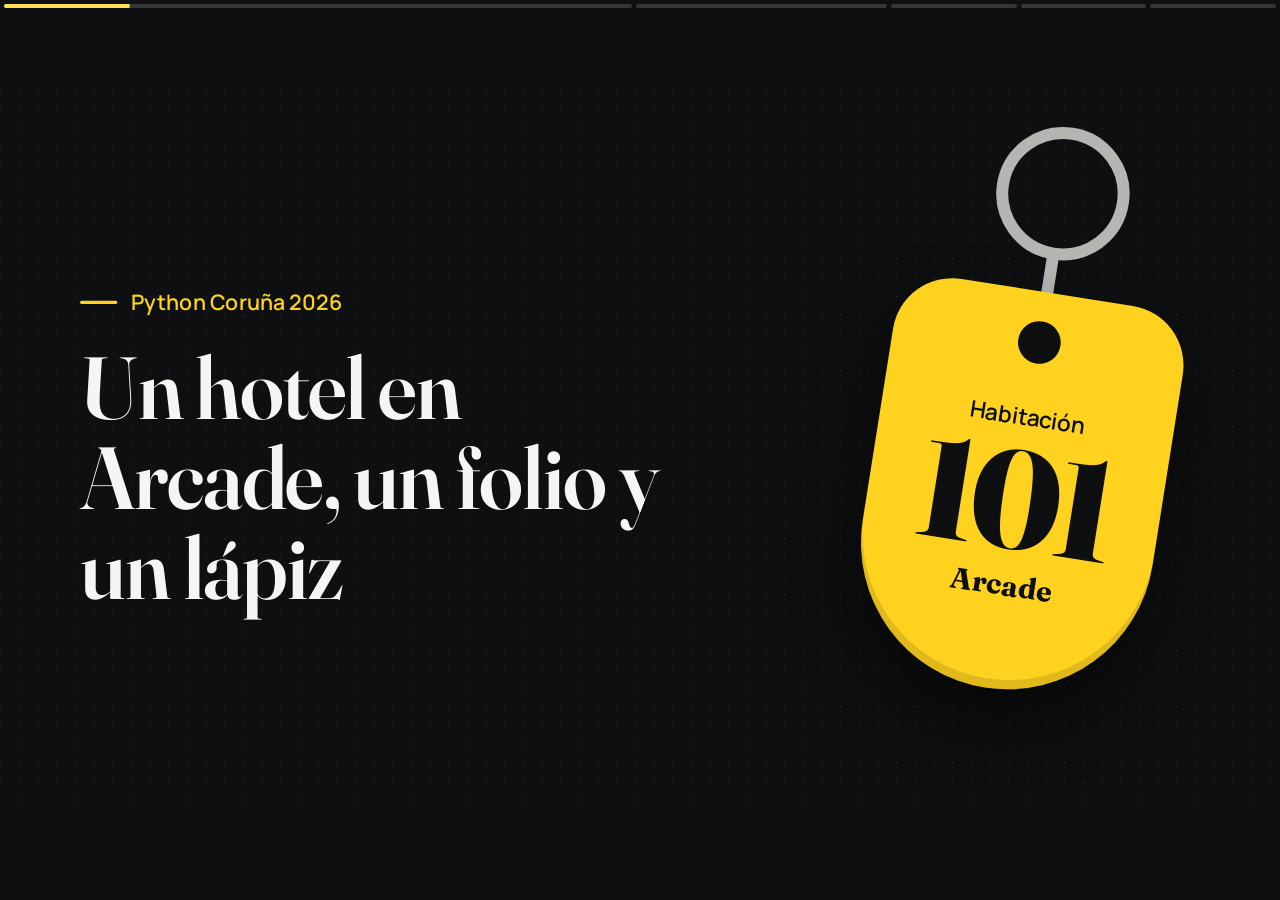
<file: lucas/index.html>
<!DOCTYPE html>
<html lang="es">
<head>
<meta charset="UTF-8">
<meta name="viewport" content="width=device-width, initial-scale=1.0">
<title>Del folio a una sola fuente de verdad</title>

<!-- Tipografías: Bricolage Grotesque (títulos), Instrument Sans (texto), Caveat (letra a mano del folio) -->
<link rel="preconnect" href="https://fonts.googleapis.com">
<link rel="preconnect" href="https://fonts.gstatic.com" crossorigin>
<link href="https://fonts.googleapis.com/css2?family=Bricolage+Grotesque:opsz,wght@12..96,500;12..96,700;12..96,800&family=Caveat:wght@500;700&family=Instrument+Sans:wght@400;500;600&display=swap" rel="stylesheet">

<style>
/* ===========================================
   TEMA
   Tinta azul marino para el problema, latón de recepción para la acción,
   blanco de folio para la solución. Cambia las variables para cambiar todo.
   =========================================== */
@font-face { font-family: "Manrope"; font-weight: 400 700; font-display: swap; src: url("../martin/poc/app/static/fonts/manrope-latin.woff2") format("woff2"); }
@font-face { font-family: "Fraunces"; font-weight: 500 800; font-display: swap; src: url("../martin/poc/app/static/fonts/fraunces-latin.woff2") format("woff2"); }
:root {
  --tinta: #0E0F10;
  --tinta-2: #1B1C1E;
  --tinta-3: #22386300;
  --linea: rgba(255, 255, 255, 0.16);
  --linea-fuerte: rgba(255, 255, 255, 0.34);
  --folio: #F5F5F3;
  --folio-2: #FFFFFF;
  --texto: #F5F5F3;
  --texto-2: #B5B5B1;
  --texto-oscuro: #111111;
  --texto-oscuro-2: #565652;
  --laton: #FFD21F;
  --laton-fuerte: #FFE055;
  --boli: #6F95F7;
  --boli-oscuro: #2860F0;
  --rojo: #FF6B5B;
  --rojo-oscuro: #B3261E;
  --verde: #1C8A5B;
  --menta: #CDEFDD;
  --menta-borde: #8FD0AE;

  --f-titulo: "Fraunces", Georgia, serif;
  --f-texto: "Manrope", "Segoe UI", system-ui, sans-serif;
  --f-mano: "Caveat", "Segoe Print", "Bradley Hand", cursive;

  --ease: cubic-bezier(0.16, 1, 0.3, 1);
  --stage-bg: var(--tinta);
  --slide-bg: var(--tinta);
}
* { margin: 0; padding: 0; box-sizing: border-box; }

/* ===========================================
   BASE DEL LIENZO FIJO 16:9 (viewport-base.css de la skill)
   =========================================== */
html, body { width: 100%; height: 100%; margin: 0; overflow: hidden; background: var(--stage-bg, #000); }
.deck-viewport { position: fixed; inset: 0; overflow: hidden; background: var(--stage-bg, #000); }
.deck-stage { position: absolute; left: 0; top: 0; width: 1920px; height: 1080px; overflow: hidden; transform-origin: 0 0; background: var(--slide-bg, #fff); }
.slide { position: absolute; inset: 0; width: 1920px; height: 1080px; overflow: hidden; display: block; visibility: hidden; opacity: 0; pointer-events: none; background: var(--slide-bg, #fff); }
.slide.active, .slide.visible { visibility: visible; opacity: 1; pointer-events: auto; z-index: 1; }
img, video, canvas, svg { max-width: 100%; max-height: 100%; }
@media print {
  html, body { width: 1920px; height: auto; overflow: visible; background: #fff; }
  .deck-viewport { position: static; overflow: visible; background: #fff; }
  .deck-stage { position: static; width: auto; height: auto; transform: none !important; background: none; }
  .slide { position: relative; display: block !important; visibility: visible !important; opacity: 1 !important; pointer-events: auto !important; width: 1920px; height: 1080px; break-after: page; page-break-after: always; }
  .slide:last-child { break-after: auto; page-break-after: auto; }
  .progreso, .edit-hotzone, .edit-toggle { display: none !important; }
}
@media (prefers-reduced-motion: reduce) {
  *, *::before, *::after { animation-duration: 0.01ms !important; transition-duration: 0.2s !important; }
}

/* ===========================================
   TIPOGRAFÍA Y PIEZAS COMUNES (medidas del lienzo 1920x1080)
   =========================================== */
.slide { color: var(--texto); font-family: var(--f-texto); font-size: 34px; line-height: 1.4; padding: 96px 120px; display: flex; flex-direction: column; justify-content: center; gap: 44px; }
.slide::before { content: ""; position: absolute; inset: 0; background: radial-gradient(circle at 1px 1px, rgba(255,255,255,0.07) 1.5px, transparent 2px) 0 0 / 28px 28px; pointer-events: none; }
.slide > * { position: relative; }
h1, h2, h3 { font-family: var(--f-titulo); font-weight: 600; letter-spacing: -0.012em; line-height: 1.02; }
h1 { font-size: 132px; }
h2 { font-size: 92px; max-width: 1680px; }
h3 { font-size: 44px; line-height: 1.1; letter-spacing: -0.015em; font-weight: 700; }
.sub { font-size: 40px; color: var(--texto-2); max-width: 1200px; }
.etiqueta { display: inline-flex; align-items: center; gap: 20px; align-self: flex-start; font-size: 32px; font-weight: 600; }
.etiqueta::before { content: ""; width: 56px; height: 5px; border-radius: 3px; background: currentColor; }
.etiqueta i { display: none; }
.e-laton { color: var(--laton); }
.e-rojo { color: var(--rojo); }
.e-boli { color: var(--boli); }
.e-claro { color: var(--texto-2); }
.e-verde { color: var(--menta); }
.cabecera { display: flex; flex-direction: column; gap: 26px; align-items: flex-start; }
.foto { margin: 0; border-radius: 28px; overflow: hidden; box-shadow: 0 40px 80px rgba(0,0,0,0.45); border: 2px solid var(--linea-fuerte); }
.foto img { display: block; width: 100%; height: 100%; object-fit: cover; }
.tarjeta { background: var(--tinta-2); border: 2px solid var(--linea); border-radius: 24px; padding: 36px 40px; display: flex; flex-direction: column; gap: 10px; }
.tarjeta b { font-family: var(--f-titulo); font-size: 48px; line-height: 1.1; }
.tarjeta span { color: var(--texto-2); font-size: 32px; }

/* ===========================================
   TRANSICIÓN: fundido cruzado con un deslizamiento corto en la dirección del avance,
   y el contenido de la diapositiva nueva entra escalonado
   =========================================== */
.slide { transition: opacity 0.7s cubic-bezier(0.4, 0, 0.2, 1), transform 0.9s cubic-bezier(0.16, 1, 0.3, 1), visibility 0s linear 0.7s; }
.slide.active { transition: opacity 0.7s cubic-bezier(0.4, 0, 0.2, 1), transform 0.9s cubic-bezier(0.16, 1, 0.3, 1), visibility 0s; }
.reveal { opacity: 0; transform: translateY(22px); transition: opacity 0.9s var(--ease), transform 1.1s var(--ease); transition-delay: 0s; }
.slide.visible .reveal { opacity: 1; transform: none; transition-delay: calc(0.18s + var(--i, 0) * 0.07s); }

/* ===========================================
   1. PORTADA
   =========================================== */
.s-portada { flex-direction: row; align-items: center; gap: 100px; }
.s-portada .cuerpo { flex: 1.3; display: flex; flex-direction: column; gap: 40px; align-items: flex-start; }
.s-portada h1 { max-width: 920px; }
.s-portada .lado { flex: 0.7; display: grid; place-items: center; }
.llave { position: relative; transform: rotate(9deg); margin-top: 120px; }
.aro { position: absolute; left: 50%; top: -250px; width: 200px; height: 200px; margin-left: -100px; border-radius: 50%; border: 18px solid var(--texto-2); }
.cadena { position: absolute; left: 50%; top: -66px; width: 18px; height: 110px; margin-left: -9px; background: var(--texto-2); border-radius: 9px; }
.chapa { position: relative; width: 440px; height: 600px; background: var(--laton); color: var(--tinta); border-radius: 90px 90px 220px 220px; display: flex; flex-direction: column; align-items: center; justify-content: center; box-shadow: 0 50px 90px rgba(0,0,0,0.5), inset 0 -14px 0 rgba(0,0,0,0.12); }
.chapa::before { content: ""; position: absolute; top: 44px; left: 50%; width: 64px; height: 64px; margin-left: -32px; border-radius: 50%; background: var(--tinta); }
.chapa small { font-size: 34px; font-weight: 600; margin-top: 40px; }
.chapa b { font-family: var(--f-titulo); font-weight: 800; font-size: 210px; line-height: 0.95; letter-spacing: -0.03em; }
.chapa span { font-family: var(--f-titulo); font-weight: 700; font-size: 44px; }

/* ===========================================
   2. EL HOTEL
   =========================================== */
.s-hotel { flex-direction: row; align-items: center; gap: 90px; }
.s-hotel .foto { flex: 1.25; height: 760px; }
.s-hotel .texto { flex: 1; display: flex; flex-direction: column; gap: 36px; align-items: flex-start; }
.libro { list-style: none; width: 100%; }
.libro li { font-size: 38px; padding: 26px 0; border-bottom: 2px dashed var(--linea-fuerte); display: flex; gap: 24px; align-items: baseline; }
.libro li::before { content: ""; flex: none; width: 16px; height: 16px; background: var(--laton); border-radius: 4px; transform: translateY(-4px); }

/* ===========================================
   3. EL FOLIO (la escena cómica)
   =========================================== */
.s-folio { gap: 36px; }
.escena { display: grid; grid-template-columns: 1.35fr 1fr; gap: 60px; align-items: center; }
.mesa { position: relative; border-radius: 28px; overflow: hidden; border: 2px solid var(--linea-fuerte); aspect-ratio: 597 / 335; box-shadow: 0 40px 80px rgba(0,0,0,0.45); }
.mesa > img { width: 100%; height: 100%; object-fit: cover; display: block; }
.folio { position: absolute; left: 27%; top: 9%; width: 40%; height: 82%; transform: rotate(-11deg); transform-origin: 0 0; font-family: var(--f-mano); font-weight: 700; font-size: 30px; line-height: 1.05; color: var(--boli-oscuro); padding: 3% 3.5%; overflow: hidden; }
.folio-tit { font-family: var(--f-texto); font-weight: 600; font-size: 20px; color: var(--texto-oscuro); text-align: center; border-bottom: 2px solid var(--texto-oscuro-2); padding-bottom: 8px; margin-bottom: 14px; letter-spacing: 0.04em; }
.folio ul { list-style: none; display: flex; flex-direction: column; gap: 6px; }
.folio li { display: flex; flex-wrap: wrap; gap: 14px; align-items: baseline; border-bottom: 2px dashed rgba(14,27,51,0.22); }
.folio li span:first-child { font-family: var(--f-texto); font-weight: 600; font-size: 22px; color: var(--texto-oscuro); }
.folio s { color: var(--texto-oscuro-2); text-decoration-color: var(--rojo-oscuro); text-decoration-thickness: 3px; }
.folio .rojo { color: var(--rojo-oscuro); display: inline-block; transform: rotate(-3deg); }
.mancha { position: absolute; right: 8%; bottom: 12%; width: 18%; aspect-ratio: 1; border-radius: 50%; border: 6px solid rgba(179,120,40,0.45); background: rgba(179,120,40,0.18); }
.sello { position: absolute; left: 4%; bottom: 2%; font-family: var(--f-texto); font-weight: 500; font-size: 20px; color: var(--texto-oscuro-2); border: 2px solid var(--texto-oscuro-2); padding: 2px 12px; border-radius: 8px; }
.nota { position: absolute; background: var(--laton); color: var(--tinta); border-radius: 12px; padding: 12px 18px; font-family: var(--f-mano); font-weight: 700; font-size: 34px; line-height: 1.05; box-shadow: 0 10px 24px rgba(0,0,0,0.35); max-width: 34%; }
.nota-1 { left: 2%; bottom: 6%; transform: rotate(-4deg); }
.nota-2 { right: 2%; top: 6%; transform: rotate(3deg); }
.comentarios { display: flex; flex-direction: column; gap: 22px; }
.comentarios .tarjeta { box-shadow: inset 8px 0 0 var(--laton); padding-left: 48px; }
.comentarios .tarjeta b { font-size: 40px; }

/* ===========================================
   4. RIESGO: varias reservas, una habitación
   =========================================== */
.s-fuentes { gap: 40px; }
.s-fuentes h2 { font-size: 84px; }
.choques { display: flex; gap: 20px 34px; flex-wrap: wrap; }
.aviso { display: flex; align-items: center; gap: 16px; font-size: 34px; font-weight: 600; color: var(--rojo); }
.aviso::before { content: ""; width: 18px; height: 18px; border-radius: 4px; background: currentColor; }
.aviso.amar { color: var(--laton); }

.colision { display: grid; grid-template-columns: 1fr 240px 560px; align-items: center; }
.entradas { display: flex; flex-direction: column; gap: 30px; height: 480px; }
.ticket { flex: 1; display: flex; flex-direction: column; justify-content: center; gap: 6px; padding: 0 40px; background: var(--tinta-2); border: 2px solid var(--linea); border-left: 4px dashed var(--boli); border-radius: 22px; }
.ticket small { font-size: 26px; color: var(--texto-2); font-weight: 500; }
.ticket b { font-family: var(--f-titulo); font-size: 44px; line-height: 1.1; }
.converge { width: 240px; height: 480px; overflow: visible; }
.converge path { fill: none; stroke: var(--rojo); stroke-width: 4; stroke-dasharray: 4 12; stroke-linecap: round; }
.converge marker path { fill: var(--rojo); stroke: none; }
.slide.visible .converge path { animation: marcha 1.2s linear infinite; }
.hab { height: 480px; border-radius: 40px; border: 4px solid var(--rojo); background: rgba(255,107,91,0.08); display: flex; flex-direction: column; align-items: center; justify-content: center; gap: 4px; }
.hab small { font-size: 34px; font-weight: 600; color: var(--texto-2); }
.hab b { font-family: var(--f-titulo); font-weight: 800; font-size: 220px; line-height: 0.95; letter-spacing: -0.03em; }
.hab span { margin-top: 18px; font-size: 36px; font-weight: 600; color: var(--rojo); }
/* ===========================================
   5. OFIHOTEL Y PROBLEMAS
   =========================================== */
.dos { display: grid; grid-template-columns: 1fr 1.2fr; gap: 48px; align-items: stretch; }
.panel { background: var(--tinta-2); border: 2px solid var(--linea); border-radius: 28px; padding: 52px; display: flex; flex-direction: column; gap: 24px; align-items: flex-start; }
.panel p { font-size: 38px; color: var(--texto-2); }
.panel-laton { background: var(--laton); color: var(--tinta); border-color: var(--laton); }
.panel-laton h3 { font-size: 64px; }
.panel-laton p { color: var(--tinta); font-weight: 500; }
.problemas { list-style: none; display: flex; flex-direction: column; gap: 22px; width: 100%; }
.problemas li { display: flex; gap: 28px; align-items: flex-start; background: var(--tinta); border: 2px solid var(--linea); border-radius: 20px; padding: 28px 32px; }
.problemas small { display: block; color: var(--texto-2); font-size: 30px; margin-top: 6px; }
.problemas b { font-family: var(--f-titulo); font-size: 42px; line-height: 1.1; }
.num { flex: none; width: 64px; height: 64px; border-radius: 50%; background: var(--rojo); color: var(--tinta); display: grid; place-items: center; font-family: var(--f-titulo); font-weight: 800; font-size: 38px; }

/* ===========================================
   6 y 7. ESQUEMAS SVG
   =========================================== */
.s-esquema { gap: 26px; padding-top: 56px; padding-bottom: 56px; }
.s-esquema h2 { font-size: 76px; max-width: 1700px; }
.s-esquema .sub { font-size: 36px; }
.esquema { width: 100%; }
.esquema svg { display: block; width: 100%; height: auto; overflow: visible; font-family: var(--f-texto); }
.esquema .caja { fill: rgba(255,255,255,0.04); stroke: var(--linea-fuerte); stroke-width: 1.5; }
.esquema .rotulo { fill: var(--texto-2); font-size: 18px; }
.esquema .nd rect { fill: var(--tinta-2); stroke: var(--linea-fuerte); stroke-width: 1.5; }
.esquema .nd text { fill: var(--texto); font-size: 22px; font-weight: 600; text-anchor: middle; }
.esquema .nd text.gr { font-family: var(--f-titulo); font-size: 34px; font-weight: 800; }
.esquema .nd text.t2 { font-size: 23px; font-weight: 600; }
.esquema .nd text.peq { font-size: 17px; font-weight: 400; fill: var(--texto-2); }
.esquema .nd-azul rect { fill: rgba(127,162,255,0.16); stroke: var(--boli); }
.esquema .nd-azul text { fill: var(--boli); }
.esquema .nd-aviso rect { fill: rgba(242,182,50,0.16); stroke: var(--laton); }
.esquema .nd-aviso text, .esquema .nd-aviso text.peq { fill: var(--laton); }
.esquema .nd-fuerte rect { fill: var(--laton); stroke: var(--laton); }
.esquema .nd-fuerte text, .esquema .nd-fuerte text.claro { fill: var(--tinta); }
.esquema .ico { fill: none; stroke: var(--laton); stroke-width: 2; stroke-linecap: round; }
.esquema .lin { fill: none; stroke: var(--texto-2); stroke-width: 3.5; stroke-linecap: round; }
.esquema .lin-azul { stroke: var(--boli); }
.esquema .lin-rojo { stroke: var(--rojo); }
.esquema .disc { stroke-dasharray: 3 12; }
.esquema .div { stroke: var(--linea-fuerte); stroke-width: 1.5; stroke-dasharray: 2 8; stroke-linecap: round; }
.esquema .p-azul { fill: var(--boli); }
.esquema .p-rojo { fill: var(--rojo); }
.esquema .eti { fill: var(--boli); font-size: 20px; font-weight: 600; }
.esquema .eti-rojo { fill: var(--rojo); }
.esquema .aviso-mid circle { fill: var(--tinta); stroke: var(--rojo); stroke-width: 2.5; }
.esquema .aviso-mid text { fill: var(--rojo); font-size: 26px; font-weight: 700; text-anchor: middle; }
.slide.visible .esquema .disc { animation: marcha 1.2s linear infinite; }
@keyframes marcha { to { stroke-dashoffset: -15; } }
#s7 .esquema { width: 1500px; align-self: flex-start; }

/* ===========================================
   8. DEMO
   =========================================== */
.s-demo { align-items: center; text-align: center; justify-content: center; }
.s-demo .demo { font-size: 270px; line-height: 1.04; letter-spacing: 0; font-weight: 800; }
.s-demo .sub { color: var(--tinta); font-weight: 500; }

/* ===========================================
   9. QUÉ GANAMOS (fondo blanco de folio)
   =========================================== */
.s-ganamos { gap: 28px; padding-top: 56px; padding-bottom: 56px; }
.s-ganamos h2 { font-size: 76px; }
.ganancias { display: grid; grid-template-columns: repeat(3, 1fr); gap: 32px; }
.ganancias .tarjeta { background: var(--menta); border-color: var(--menta-borde); padding: 28px 44px 32px; gap: 6px; }
.ganancias .gran { font-family: var(--f-titulo); font-weight: 800; font-size: 200px; line-height: 0.82; letter-spacing: -0.05em; color: var(--verde); }
.ganancias .tarjeta span { color: var(--texto-oscuro); font-family: var(--f-titulo); font-weight: 700; font-size: 44px; line-height: 1.05; }
.caso { display: grid; grid-template-columns: 1fr 1.2fr; gap: 48px; align-items: center; background: var(--tinta-2); border: 2px solid var(--linea); color: var(--texto); border-radius: 28px; padding: 32px 48px; }
.caso h3 { font-size: 44px; margin: 12px 0; }
.caso p { color: var(--texto-2); font-size: 28px; }
.caso-ab { display: grid; grid-template-columns: 1fr 1fr; gap: 24px; }
.caso-ab > div { border-radius: 20px; padding: 22px 28px; display: flex; flex-direction: column; gap: 8px; background: var(--tinta); border: 2px solid var(--linea); }
.caso-ab .ahora { background: var(--menta); border-color: var(--menta-borde); color: var(--texto-oscuro); }
.caso-ab small { font-size: 26px; font-weight: 600; color: var(--texto-2); }
.caso-ab .ahora small { color: var(--verde); }
.caso-ab b { font-family: var(--f-titulo); font-size: 32px; line-height: 1.12; font-weight: 700; }

/* ===========================================
   10. CIERRE
   =========================================== */
.s-fin { align-items: flex-start; justify-content: center; gap: 36px; }
.s-fin h1 { font-size: 230px; line-height: 0.9; letter-spacing: -0.045em; }
.s-fin .sub { font-size: 50px; color: var(--texto); }
.s-fin .resumen { display: flex; margin-top: 16px; }
.s-fin .resumen span { font-size: 40px; font-weight: 600; color: var(--menta); padding: 0 40px; border-left: 3px solid var(--linea-fuerte); }
.s-fin .resumen span:first-child { padding-left: 0; border-left: 0; }
.s-fin .llave { position: absolute; right: 130px; top: 340px; margin: 0; transform: rotate(-8deg) scale(0.9); }

/* ===========================================
   CROMADO DE LA PRESENTACIÓN (fuera del lienzo)
   =========================================== */
.progreso { position: fixed; top: 0; left: 0; right: 0; height: 8px; display: flex; gap: 4px; z-index: 40; padding: 0 4px; }
.progreso span { flex: 1; margin-top: 4px; height: 4px; border-radius: 4px; background: rgba(127,127,127,0.35); overflow: hidden; }
.progreso i { display: block; height: 100%; background: var(--laton-fuerte); transform-origin: 0 50%; transform: scaleX(0); transition: transform 0.5s var(--ease); }

/* Edición en línea: pulsa E o pasa el ratón por la esquina superior izquierda */
.edit-hotzone { position: fixed; top: 0; left: 0; width: 80px; height: 80px; z-index: 60; }
.edit-toggle { position: fixed; top: 16px; left: 16px; z-index: 61; padding: 8px 14px; border-radius: 999px; border: 0; background: var(--laton); color: var(--tinta); font: 600 14px var(--f-texto); cursor: pointer; opacity: 0; pointer-events: none; transition: opacity 0.3s; }
.edit-toggle.show, .edit-toggle.active { opacity: 1; pointer-events: auto; }
body.editando [contenteditable="true"] { outline: 2px dashed var(--laton); outline-offset: 6px; cursor: text; }

/* Versión con el texto mínimo */
.s-hotel .texto h2 { font-size: 96px !important; }
.s-ofi .panel-laton { justify-content: flex-end; }
.s-ofi .panel-laton h3 { font-size: 120px; }
.s-ofi .panel-laton p { font-size: 40px; font-weight: 600; }
.s-ofi .panel { justify-content: center; }
.problemas b { font-size: 52px; }
.problemas li { align-items: center; padding: 40px; }
.comentarios .tarjeta { padding-top: 44px; padding-bottom: 44px; }
.comentarios .tarjeta b { font-size: 52px; }
.caso { grid-template-columns: 0.9fr 1.3fr; }
.caso h3 { margin: 0; font-size: 52px; }
</style>
</head>
<body>

<div class="deck-viewport">
<main class="deck-stage" id="deckStage">

  <!-- === 1. PORTADA === -->
  <section class="slide s-portada active" data-fase="Fase 1 · El problema">
    <div class="cuerpo">
      <span class="etiqueta e-laton reveal"><i></i>Python Coruña 2026</span>
      <h1 class="reveal" data-ed>Un hotel en Arcade, un folio y un lápiz</h1>
    </div>
    <div class="lado reveal" aria-hidden="true">
      <div class="llave"><div class="aro"></div><div class="cadena"></div>
        <div class="chapa"><small>Habitación</small><b>101</b><span>Arcade</span></div>
      </div>
    </div>
  </section>

  <!-- === 2. EL HOTEL === -->
  <section class="slide s-hotel" data-fase="Fase 1 · El problema">
    <figure class="foto reveal"><img src="img/hotel.jpg" alt="Hotel en Arcade"></figure>
    <div class="texto">
      <h2 class="reveal" data-ed style="font-size:84px">Mi madre tiene este hotel en Arcade</h2>
    </div>
  </section>

  <!-- === 3. EL FOLIO === -->
  <section class="slide s-folio" data-fase="Fase 1 · El problema">
    <div class="cabecera">
      <h2 class="reveal" data-ed style="font-size:84px">Así se asignan las habitaciones cada día</h2>
    </div>
    <div class="escena">
      <div class="mesa reveal">
        <img src="img/papel.jpg" alt="Folio sobre una mesa de madera">
        <div class="folio" aria-label="Folio con habitaciones tachadas y corregidas a mano">
          <div class="folio-tit">HABITACIONES HOY</div>
          <ul>
            <li><span>101</span><span>Pérez</span><s>2 noches</s><em>3 noches</em></li>
            <li><span>102</span><s>García</s><em>García ¿?</em></li>
            <li><span>103</span><span>Martínez</span><em class="rojo">¡¡ya ocupada!!</em></li>
            <li><span>104</span><s>libre</s><s>Sánchez</s><em>libre</em></li>
            <li><span>105</span><span>???</span><em class="rojo">quién es</em></li>
          </ul>
          <div class="mancha" aria-hidden="true"></div>
          <div class="sello">Impreso a las 08:00</div>
        </div>
        <span class="nota nota-1">Impresora láser, cambios con boli</span>
        <span class="nota nota-2">Versión 14 (la 13 está en la cocina)</span>
      </div>
      <div class="comentarios">
        <div class="tarjeta reveal"><b data-ed>Sobrevive a todo</b></div>
        <div class="tarjeta reveal"><b data-ed>El viajero</b></div>
      </div>
    </div>
  </section>

  <!-- === 4. FUENTES === -->
  <section class="slide s-fuentes" data-fase="Fase 1 · El problema">
    <div class="cabecera">
      <h2 class="reveal" data-ed>Las reservas llegan por muchas puertas</h2>
    </div>
    <div class="colision">
      <div class="entradas">
        <div class="ticket reveal"><small>Reserva entrante · 10:02</small><b data-ed>Doble, del 12 al 14 oct</b></div>
        <div class="ticket reveal"><small>Reserva entrante · 10:05</small><b data-ed>Doble, del 13 al 15 oct</b></div>
        <div class="ticket reveal"><small>Reserva entrante · 10:11</small><b data-ed>Doble, el 13 oct</b></div>
      </div>
      <svg class="converge reveal" viewBox="0 0 240 480" aria-hidden="true">
        <defs><marker id="ptc" viewBox="0 0 10 10" refX="8" refY="5" markerWidth="7" markerHeight="7" orient="auto"><path d="M0 0L10 5L0 10z"/></marker></defs>
        <path d="M0 70 C120 70 120 240 228 240" marker-end="url(#ptc)"/>
        <path d="M0 240 H228" marker-end="url(#ptc)"/>
        <path d="M0 410 C120 410 120 240 228 240" marker-end="url(#ptc)"/>
      </svg>
      <div class="hab reveal">
        <small>Habitación</small><b>103</b>
        <span data-ed>3 reservas, 1 habitación</span>
      </div>
    </div>
  </section>

  <!-- === 5. OFIHOTEL Y PROBLEMAS === -->
  <section class="slide s-ofi" data-fase="Fase 1 · El problema">
    <div class="cabecera">
      <h2 class="reveal" data-ed>Ofihotel manda, pero no todo le llega</h2>
    </div>
    <div class="dos">
      <div class="panel panel-laton reveal">
        <h3 data-ed>Ofihotel</h3>
        <p data-ed>El cerebro del hotel</p>
      </div>
      <div class="panel reveal">
        <ol class="problemas">
          <li><span class="num">1</span><div><b data-ed>Varias fuentes para migrar a Ofihotel</b></div></li>
          <li><span class="num">2</span><div><b data-ed>El papel impreso</b></div></li>
        </ol>
      </div>
    </div>
  </section>

  <!-- === 6. FLUJO DEL PROBLEMA === -->
  <section class="slide s-esquema" id="s6" data-fase="Fase 2 · Las reglas del juego">
    <div class="cabecera">
      <h2 class="reveal" data-ed>El flujo del problema</h2>
    </div>
    <div class="esquema reveal">
      <svg viewBox="0 0 1200 460" role="img" aria-label="Web, Booking y Expedia llegan a Roomcloud y de ahí a Ofihotel. Whatsapp, Gmail y Físico llegan directamente a Ofihotel. Todo se migra a mano.">
        <defs>
          <marker id="pta" viewBox="0 0 10 10" refX="8" refY="5" markerWidth="7" markerHeight="7" orient="auto-start-reverse"><path d="M0 0L10 5L0 10z" class="p-azul"/></marker>
          <marker id="ptr" viewBox="0 0 10 10" refX="8" refY="5" markerWidth="7" markerHeight="7" orient="auto-start-reverse"><path d="M0 0L10 5L0 10z" class="p-rojo"/></marker>
        </defs>
        <rect class="caja" x="40" y="20" width="440" height="110" rx="18"/>
        <text class="rotulo" x="64" y="48">Canales online</text>
        <g class="nd"><rect x="64" y="64" width="116" height="48" rx="10"/><text x="122" y="94">Web</text></g>
        <g class="nd"><rect x="192" y="64" width="132" height="48" rx="10"/><text x="258" y="94">Booking</text></g>
        <g class="nd"><rect x="336" y="64" width="124" height="48" rx="10"/><text x="398" y="94">Expedia</text></g>
        <path class="lin lin-azul" d="M260 130 V200" marker-end="url(#pta)"/>
        <g class="nd nd-azul"><rect x="130" y="204" width="260" height="72" rx="14"/><text x="260" y="250" class="gr">Roomcloud</text></g>
        <path class="lin lin-rojo disc" d="M260 276 C260 320 440 300 480 342" marker-end="url(#ptr)"/>
        <text class="eti eti-rojo" x="150" y="330">a mano</text>

        <rect class="caja" x="720" y="20" width="440" height="110" rx="18"/>
        <text class="rotulo" x="744" y="48">Contacto directo</text>
        <g class="nd"><rect x="744" y="64" width="144" height="48" rx="10"/><text x="816" y="94">Whatsapp</text></g>
        <g class="nd"><rect x="900" y="64" width="108" height="48" rx="10"/><text x="954" y="94">Gmail</text></g>
        <g class="nd nd-aviso"><rect x="1020" y="64" width="120" height="48" rx="10"/><text x="1080" y="94">Físico</text></g>
        <path class="lin lin-rojo disc" d="M940 130 C940 250 880 310 740 342" marker-end="url(#ptr)"/>
        <text class="eti eti-rojo" x="960" y="250">a mano</text>

        <g class="nd nd-fuerte"><rect x="440" y="350" width="360" height="86" rx="18"/><text x="620" y="406" class="gr">Ofihotel</text></g>
      </svg>
    </div>
  </section>

  <!-- === 7. RESERVAS FÍSICAS === -->
  <section class="slide s-esquema" id="s7" data-fase="Fase 2 · Las reglas del juego">
    <div class="cabecera">
      <h2 class="reveal" data-ed>Las reservas físicas también se hacen en papel</h2>
    </div>
    <div class="esquema reveal">
      <svg viewBox="0 0 1200 400" role="img" aria-label="Los canales online llegan a Ofihotel a mano. El cliente que entra por la puerta rellena un papel que queda en recepción y alguien lo teclea más tarde en Ofihotel.">
        <defs>
          <marker id="pta2" viewBox="0 0 10 10" refX="8" refY="5" markerWidth="7" markerHeight="7" orient="auto-start-reverse"><path d="M0 0L10 5L0 10z" class="p-azul"/></marker>
          <marker id="ptr2" viewBox="0 0 10 10" refX="8" refY="5" markerWidth="7" markerHeight="7" orient="auto-start-reverse"><path d="M0 0L10 5L0 10z" class="p-rojo"/></marker>
        </defs>
        <text class="rotulo" x="40" y="26">Canales online</text>
        <g class="nd"><rect x="40" y="40" width="300" height="64" rx="14"/><text x="190" y="80">Web, Booking, Expedia</text></g>
        <path class="lin lin-azul" d="M340 72 H400" marker-end="url(#pta2)"/>
        <g class="nd nd-azul"><rect x="410" y="40" width="220" height="64" rx="14"/><text x="520" y="80">Roomcloud</text></g>
        <path class="lin lin-rojo disc" d="M630 72 C760 72 800 130 880 130" marker-end="url(#ptr2)"/>
        <text class="eti eti-rojo" x="700" y="54">a mano</text>

        <line class="div" x1="40" y1="140" x2="800" y2="140"/>

        <text class="rotulo" x="40" y="186">Entrada física</text>
        <g class="nd"><rect x="40" y="204" width="230" height="84" rx="14"/>
          <circle class="ico" cx="84" cy="232" r="9"/><path class="ico" d="M66 270 C66 254 102 254 102 270"/>
          <text x="186" y="250" class="t2">Cliente</text><text x="186" y="274" class="peq">rellena un papel</text></g>
        <path class="lin" d="M270 246 H340" marker-end="url(#pta2)"/>
        <g class="nd nd-aviso"><rect x="350" y="204" width="270" height="84" rx="14"/>
          <rect class="ico" x="372" y="224" width="30" height="40" rx="4"/><path class="ico" d="M380 236 H394 M380 246 H394 M380 256 H388"/>
          <text x="500" y="250" class="t2">Papel a mano</text><text x="500" y="274" class="peq">queda en recepción</text></g>
        <path class="lin lin-rojo disc" d="M620 246 H790" marker-end="url(#ptr2)"/>
        <g class="aviso-mid"><circle cx="705" cy="246" r="20"/><text x="705" y="255">?</text></g>
        <text class="eti eti-rojo" x="705" y="308" text-anchor="middle">se teclea más tarde</text>

        <g class="nd nd-fuerte"><rect x="800" y="116" width="360" height="190" rx="22"/><text x="980" y="204" class="gr">Ofihotel</text><text x="980" y="242" class="peq claro">fuente de la verdad</text></g>
      </svg>
    </div>
  </section>

  <!-- === 8. DEMO === -->
  <section class="slide s-demo" data-fase="Fase 3 · La solución">
    <h1 class="demo reveal">NUESTRA<br>SOLUCIÓN</h1>
  </section>

  <!-- === 9. QUÉ GANAMOS === -->
  <section class="slide s-ganamos" data-fase="Fase 4 · Qué ganamos">
    <div class="cabecera">
      <h2 class="reveal" data-ed>Qué ganamos con esto</h2>
    </div>
    <div class="ganancias">
      <div class="tarjeta reveal"><b class="gran">0</b><span data-ed>colisiones entre habitaciones</span></div>
      <div class="tarjeta reveal"><b class="gran">0</b><span data-ed>overbooking</span></div>
      <div class="tarjeta reveal"><b class="gran">1</b><span data-ed>fuente de la verdad</span></div>
    </div>
    <div class="caso reveal">
      <div>
        <h3 data-ed>Un camarero consulta la verdad sin preguntar a nadie</h3>
      </div>
      <div class="caso-ab">
        <div><small>Antes</small><b data-ed>Busca a recepción y lee un papel que puede estar desfasado</b></div>
        <div class="ahora"><small>Ahora</small><b data-ed>Abre la pantalla y ve la fuente de la verdad</b></div>
      </div>
    </div>
  </section>

  <!-- === 10. CIERRE === -->
  <section class="slide s-fin" data-fase="Fin">
    <div class="llave reveal" aria-hidden="true"><div class="aro"></div><div class="cadena"></div><div class="chapa"><small>Habitación</small><b>101</b><span>Arcade</span></div></div>
    <span class="etiqueta e-laton reveal"><i></i>Gracias</span>
    <h1 class="reveal" data-ed>¿Preguntas?</h1>
  </section>

</main>
</div>

<div class="progreso" id="progreso" aria-hidden="true"></div>
<div class="edit-hotzone"></div>
<button class="edit-toggle" id="editToggle" title="Editar textos (E)">Editar</button>

<script>
/* ===========================================
   CONTROLADOR DE LA PRESENTACIÓN
   Escala del lienzo, navegación, transición, progreso y edición en línea
   =========================================== */
class Presentacion {
  constructor() {
    this.slides = Array.from(document.querySelectorAll(".slide"));
    this.stage = document.getElementById("deckStage");
    this.actual = -1;
    this.reducir = matchMedia("(prefers-reduced-motion: reduce)").matches;
    this.escalar();
    addEventListener("resize", () => this.escalar());
    this.indexarRevelados();
    this.montarProgreso();
    this.montarMandos();
    this.ir((parseInt(location.hash.slice(1), 10) || 1) - 1);
  }

  // El lienzo de 1920x1080 se escala entero y se centra
  escalar() {
    const f = Math.min(innerWidth / 1920, innerHeight / 1080);
    const x = (innerWidth - 1920 * f) / 2, y = (innerHeight - 1080 * f) / 2;
    this.stage.style.transform = `translate(${x}px, ${y}px) scale(${f})`;
  }

  // Cada bloque con .reveal entra con su propio retardo
  indexarRevelados() {
    this.slides.forEach(s => s.querySelectorAll(".reveal").forEach((el, i) => el.style.setProperty("--i", i)));
  }

  montarProgreso() {
    const cont = document.getElementById("progreso");
    this.grupos = [];
    this.slides.forEach((s, i) => {
      const f = s.dataset.fase.split(" · ")[0];
      const g = this.grupos[this.grupos.length - 1];
      if (g && g.f === f) g.idx.push(i); else this.grupos.push({ f, idx: [i] });
    });
    this.grupos.forEach(g => {
      const t = document.createElement("span"), r = document.createElement("i");
      t.style.flex = g.idx.length; t.appendChild(r); cont.appendChild(t); g.relleno = r;
    });
  }

  montarMandos() {
    addEventListener("keydown", e => {
      if (e.target.isContentEditable) return;
      if (["ArrowRight", "PageDown", " "].includes(e.key)) { e.preventDefault(); this.paso(1); }
      else if (["ArrowLeft", "PageUp"].includes(e.key)) { e.preventDefault(); this.paso(-1); }
      else if (e.key === "Home") this.ir(0);
      else if (e.key === "End") this.ir(this.slides.length - 1);
      else if (e.key === "f") document.fullscreenElement ? document.exitFullscreen() : document.documentElement.requestFullscreen();
    });
    let x0 = null;
    addEventListener("touchstart", e => { x0 = e.touches[0].clientX; }, { passive: true });
    addEventListener("touchend", e => {
      if (x0 === null) return;
      const dx = e.changedTouches[0].clientX - x0; x0 = null;
      if (Math.abs(dx) > 50) this.paso(dx < 0 ? 1 : -1);
    });
    let rueda = 0;
    addEventListener("wheel", e => {
      if (Date.now() - rueda < 900 || Math.abs(e.deltaY) < 30) return;
      rueda = Date.now(); this.paso(e.deltaY > 0 ? 1 : -1);
    }, { passive: true });
  }

  paso(d) { this.ir(this.actual + d); }

  pintar(n) {
    this.slides.forEach((s, i) => { s.classList.toggle("active", i === n); s.classList.toggle("visible", i === n); });
    this.grupos.forEach(g => {
      const hechas = g.idx.filter(i => i <= n).length;
      g.relleno.style.transform = `scaleX(${hechas / g.idx.length})`;
    });
    try { history.replaceState(null, "", "#" + (n + 1)); } catch (e) { /* sin historial */ }
  }

  ir(n) {
    n = Math.max(0, Math.min(this.slides.length - 1, n));
    if (n === this.actual) return;
    const antes = this.slides[this.actual], nueva = this.slides[n];
    const dir = n < this.actual ? -1 : 1, d = 56;
    if (antes && !this.reducir) {
      // La nueva parte desplazada desde el lado del avance, sin transición, y luego se asienta
      nueva.style.transition = "none";
      nueva.style.transform = `translateX(${dir * d}px)`;
      void nueva.offsetWidth;
      nueva.style.transition = ""; nueva.style.transform = "";
      // La saliente se aleja hacia el lado contrario mientras se funde
      antes.style.transform = `translateX(${-dir * d}px)`;
      setTimeout(() => { if (!antes.classList.contains("active")) antes.style.transform = ""; }, 900);
    }
    this.actual = n;
    this.pintar(n);
  }
}
const deck = new Presentacion();

/* ===========================================
   EDICIÓN EN LÍNEA (E o esquina superior izquierda, Ctrl+S guarda el HTML)
   =========================================== */
const editor = {
  activo: false,
  alternar() {
    this.activo = !this.activo;
    document.body.classList.toggle("editando", this.activo);
    document.querySelectorAll("[data-ed]").forEach(el => el.contentEditable = this.activo);
    const b = document.getElementById("editToggle");
    b.classList.toggle("active", this.activo);
    b.textContent = this.activo ? "Salir de edición" : "Editar";
  },
  guardar() {
    const copia = document.documentElement.cloneNode(true);
    copia.querySelectorAll("[contenteditable]").forEach(el => el.removeAttribute("contenteditable"));
    copia.querySelector("body").classList.remove("editando");
    const blob = new Blob(["<!DOCTYPE html>\n" + copia.outerHTML], { type: "text/html" });
    const a = document.createElement("a");
    a.href = URL.createObjectURL(blob); a.download = "index.html"; a.click();
  }
};
const toggle = document.getElementById("editToggle"), zona = document.querySelector(".edit-hotzone");
let oculta = null;
const mostrar = () => { clearTimeout(oculta); toggle.classList.add("show"); };
const ocultar = () => { oculta = setTimeout(() => { if (!editor.activo) toggle.classList.remove("show"); }, 400); };
zona.addEventListener("mouseenter", mostrar); zona.addEventListener("mouseleave", ocultar);
toggle.addEventListener("mouseenter", mostrar); toggle.addEventListener("mouseleave", ocultar);
toggle.addEventListener("click", () => editor.alternar());
zona.addEventListener("click", () => editor.alternar());
addEventListener("keydown", e => {
  if ((e.key === "e" || e.key === "E") && !e.target.isContentEditable) editor.alternar();
  if ((e.ctrlKey || e.metaKey) && e.key === "s" && editor.activo) { e.preventDefault(); editor.guardar(); }
});
</script>
</body>
</html>
</file>
